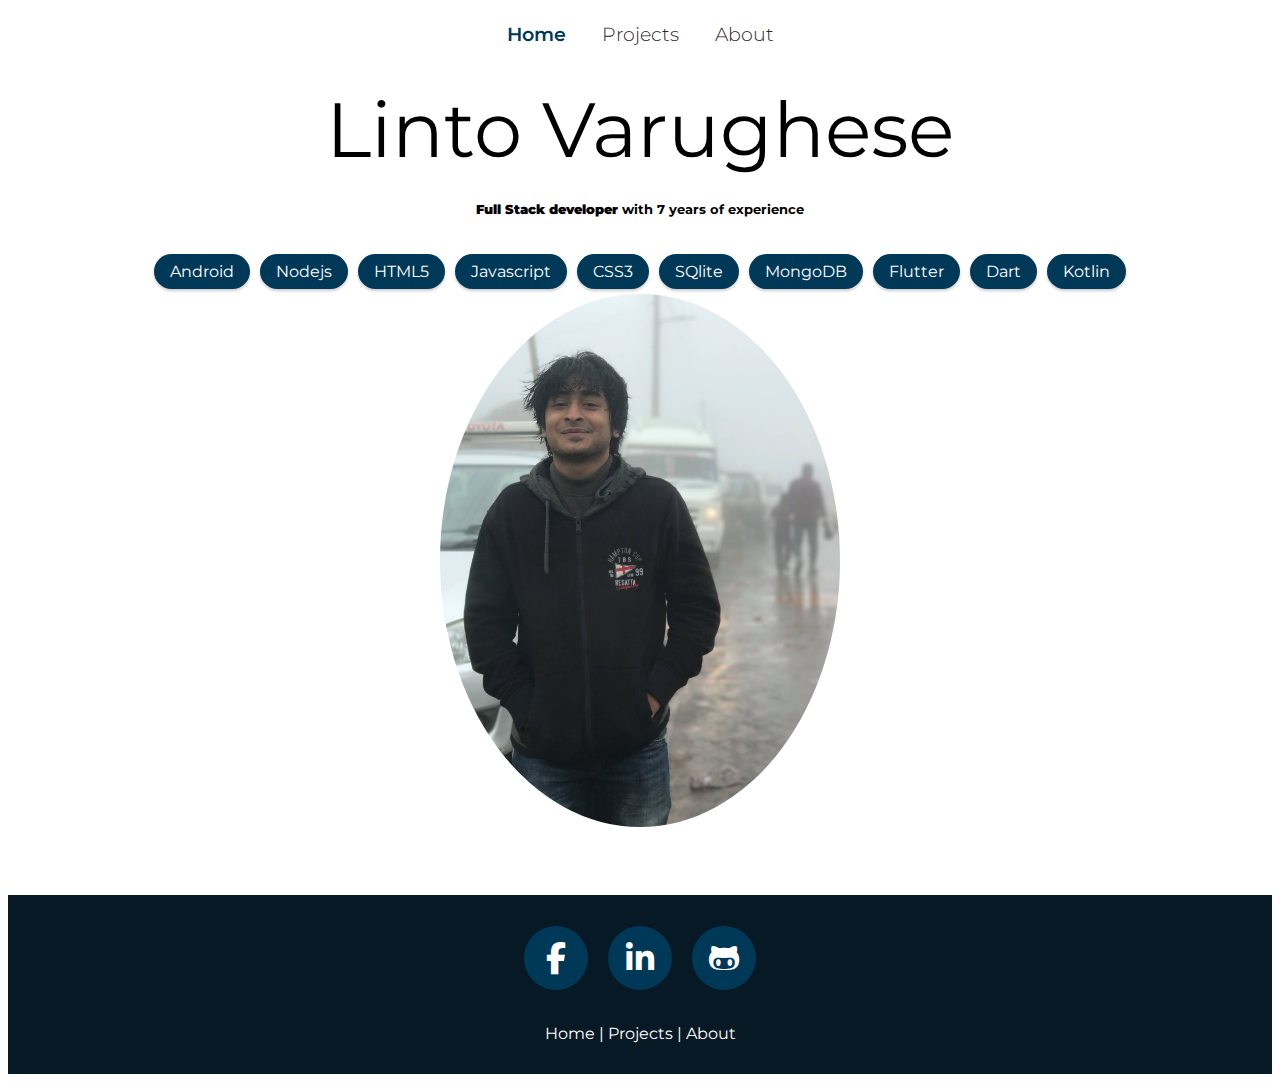
<file: index.html>
<!DOCTYPE html>
<html>

<head>

    <meta charset="utf-8" />
    <title>Linto Varughese</title>
    <meta name="viewport" content="width=device-width, initial-scale=1">
    <link href="https://cdn.jsdelivr.net/npm/bootstrap@5.1.3/dist/css/bootstrap.min.css" rel="stylesheet"
        integrity="sha384-1BmE4kWBq78iYhFldvKuhfTAU6auU8tT94WrHftjDbrCEXSU1oBoqyl2QvZ6jIW3" crossorigin="anonymous">
    <link href="https://cdnjs.cloudflare.com/ajax/libs/font-awesome/6.1.0/css/all.min.css" rel="stylesheet" />
    <link rel="stylesheet" href="styles/main.css" />

</head>

<body>
    <ul id="nav">
        <li class="active"><a href="index.html">Home</a></li>
        <li><a href="projects.html">Projects</a></li>
        <li> <a href="about.html">About</a></li>
    </ul>

    <div class="container home">
        <div class="row align-items-center">
            <div class="col-md">
                <div id="uname">Linto Varughese</div>
                <h5><b>Full Stack developer</b> with 7 years of experience</h5>
                <div class="container tags">
                    <span>Android</span>
                    <span>Nodejs</span>
                    <span>HTML5</span>
                    <span>Javascript</span>
                    <span>CSS3</span>
                    <span>SQlite</span>
                    <span>MongoDB</span>
                    <span>Flutter</span>
                    <span>Dart</span>
                    <span>Kotlin</span>
                </div>
            </div>

            <div class="col-md" id="main_img_container">
                <img src="images/profile2.jpg" />
            </div>
        </div>
    </div>

    <footer>
        <p>
        <div>
            <a href="https://www.facebook.com/lintov7" target="_blank">
                <span class="fa-stack fa-2x icon">
                    <i class="fa-solid fa-circle fa-stack-2x"></i>
                    <i class="fab fa-brands fa-facebook-f fa-stack-1x fa-inverse"></i>
                </span>
            </a>
            <a href="https://www.linkedin.com/in/linto-varughese-6900b2114" target="_blank">
                <span class="fa-stack fa-2x icon">
                    <i class="fa-solid fa-circle fa-stack-2x"></i>
                    <i class="fab fa-brands fa-linkedin-in fa-stack-1x fa-inverse"></i>
                </span>
            </a>
            <a href="https://github.com/lintov7" target="_blank">
                <span class="fa-stack fa-2x icon">
                    <i class="fa-solid fa-circle fa-stack-2x"></i>
                    <i class="fab fa-brands fa-github-alt fa-stack-1x fa-inverse"></i>
                </span>
            </a>
        </div>
        <div class="footer-nav"><a href="index.html">Home </a>|<a href="projects.html"> Projects </a>|<a
                href="about.html"> About </a></div>
        </p>
    </footer>
</body>

</html>
</file>
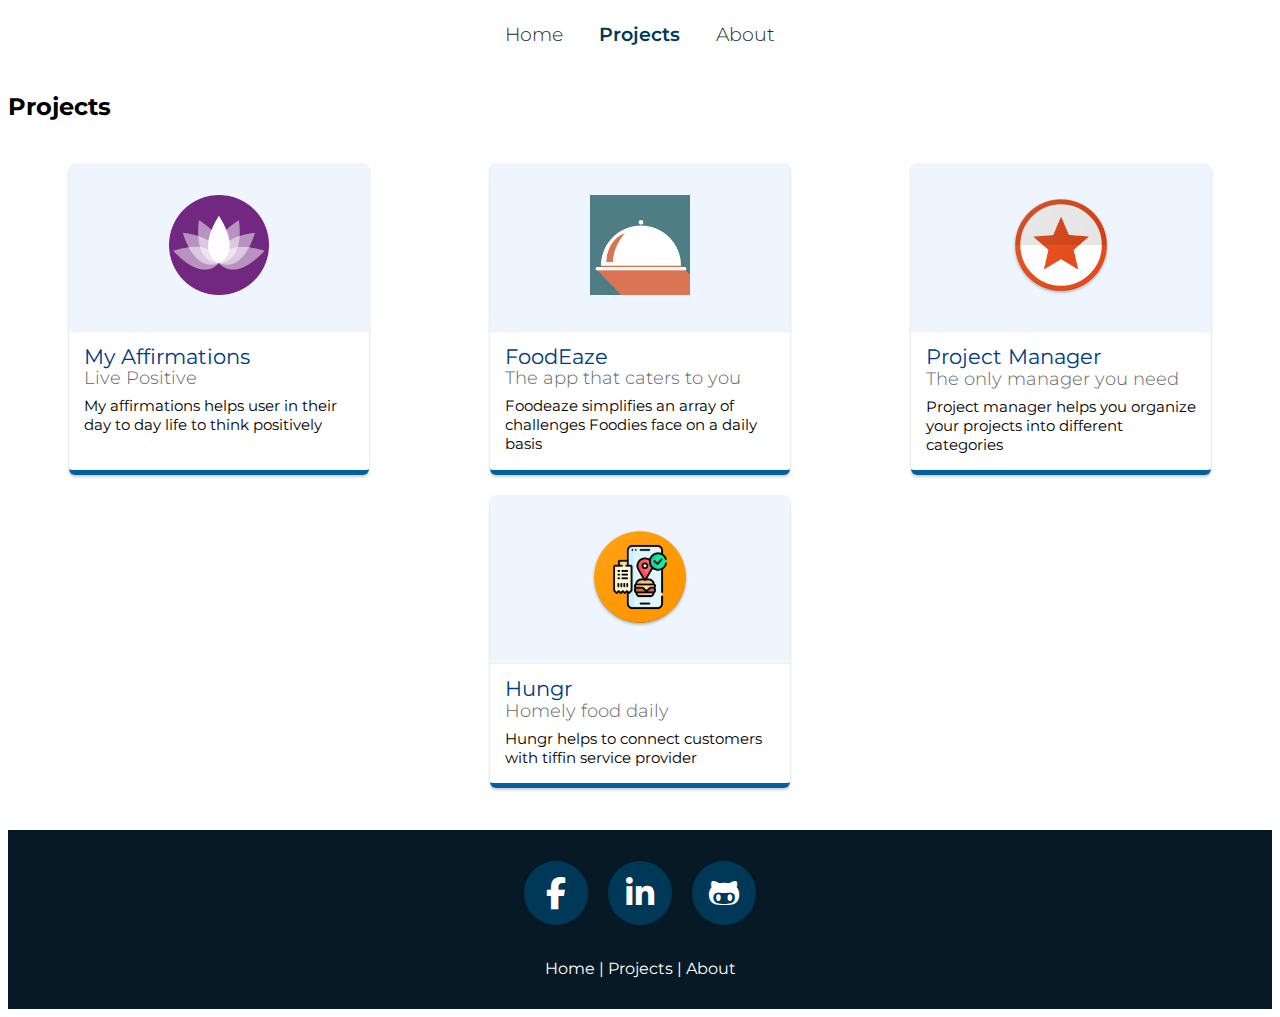
<file: projects.html>
<!DOCTYPE html>
<html>

<head>

    <meta charset="utf-8" />
    <title>Projects</title>
    <meta name="viewport" content="width=device-width, initial-scale=1">
    <link href="https://cdn.jsdelivr.net/npm/bootstrap@5.1.3/dist/css/bootstrap.min.css" rel="stylesheet"
        integrity="sha384-1BmE4kWBq78iYhFldvKuhfTAU6auU8tT94WrHftjDbrCEXSU1oBoqyl2QvZ6jIW3" crossorigin="anonymous">
    <link href="https://cdnjs.cloudflare.com/ajax/libs/font-awesome/6.1.0/css/all.min.css" rel="stylesheet" />
    <link rel="stylesheet" href="styles/main.css" />

</head>

<body>
    <ul id="nav">
        <li><a href="index.html">Home</a></li>
        <li class="active"><a href="projects.html">Projects</a></li>
        <li> <a href="about.html">About</a></li>
    </ul>

    <div class="container">
        <h2 class="main-heading">Projects</h2>
        <div id="projects">
            <a class="project card" href="affirmations.html">
                <div>
                    <div class="card-section-top">
                        <img src="images/myaffirmations.webp" class="picon">
                    </div>
                    <div class="card-section-botton">
                        <div class="ptitle">My Affirmations</div>
                        <span class="psubtitle">
                            Live Positive
                        </span>
                        <div class="pcontent">My affirmations helps user in their day to day life to think positively</div>
                    </div>
                </div>
            </a>
            <a class="project card" href="foodeaze.html">
                <div>
                    <div class="card-section-top">
                        <img src="images/foodeaze.webp" class="picon">
                    </div>
                    <div class="card-section-botton">
                        <div class="ptitle">FoodEaze</div>
                        <span class="psubtitle">
                            The app that caters to you
                        </span>
                        <div class="pcontent">Foodeaze simplifies an array of challenges Foodies face on a daily basis
                        </div>
                    </div>
                </div>
            </a>
            <a class="project card" href="projectmanager.html">
                <div>
                    <div class="card-section-top">
                        <img src="images/projectmanager.webp" class="picon">
                    </div>
                    <div class="card-section-botton">
                        <span class="ptitle">Project Manager</span>
                        <br> <span class="psubtitle">
                            The only manager you need
                        </span>
                        <div class="pcontent"> Project manager helps you organize your projects into different 
                            categories</div>
                    </div>
                </div>
            </a>
            <a class="project card" href="tiffinservice.html">
                <div>
                    <div class="card-section-top">
                        <img src="images/tiffinservice.png" class="picon">
                    </div>
                    <div class="card-section-botton">
                        <span class="ptitle">Hungr</span>
                        <br> <span class="psubtitle">
                            Homely food daily
                        </span>
                        <div class="pcontent">Hungr helps to connect customers with tiffin service provider</div>
                    </div>
                </div>
            </a>
        </div>

    </div>

    <footer>
        <p>
        <div>
            <a href="https://www.facebook.com/lintov7" target="_blank">
                <span class="fa-stack fa-2x icon">
                    <i class="fa-solid fa-circle fa-stack-2x"></i>
                    <i class="fab fa-brands fa-facebook-f fa-stack-1x fa-inverse"></i>
                </span>
            </a>
            <a href="https://www.linkedin.com/in/linto-varughese-6900b2114" target="_blank">
                <span class="fa-stack fa-2x icon">
                    <i class="fa-solid fa-circle fa-stack-2x"></i>
                    <i class="fab fa-brands fa-linkedin-in fa-stack-1x fa-inverse"></i>
                </span>
            </a>
            <a href="https://github.com/lintov7" target="_blank">
                <span class="fa-stack fa-2x icon">
                    <i class="fa-solid fa-circle fa-stack-2x"></i>
                    <i class="fab fa-brands fa-github-alt fa-stack-1x fa-inverse"></i>
                </span>
            </a>
        </div>

        <div class="footer-nav"><a href="index.html">Home </a>|<a href="projects.html"> Projects </a>|<a
                href="about.html"> About </a></div>

        </p>
    </footer>
</body>

</html>
</file>
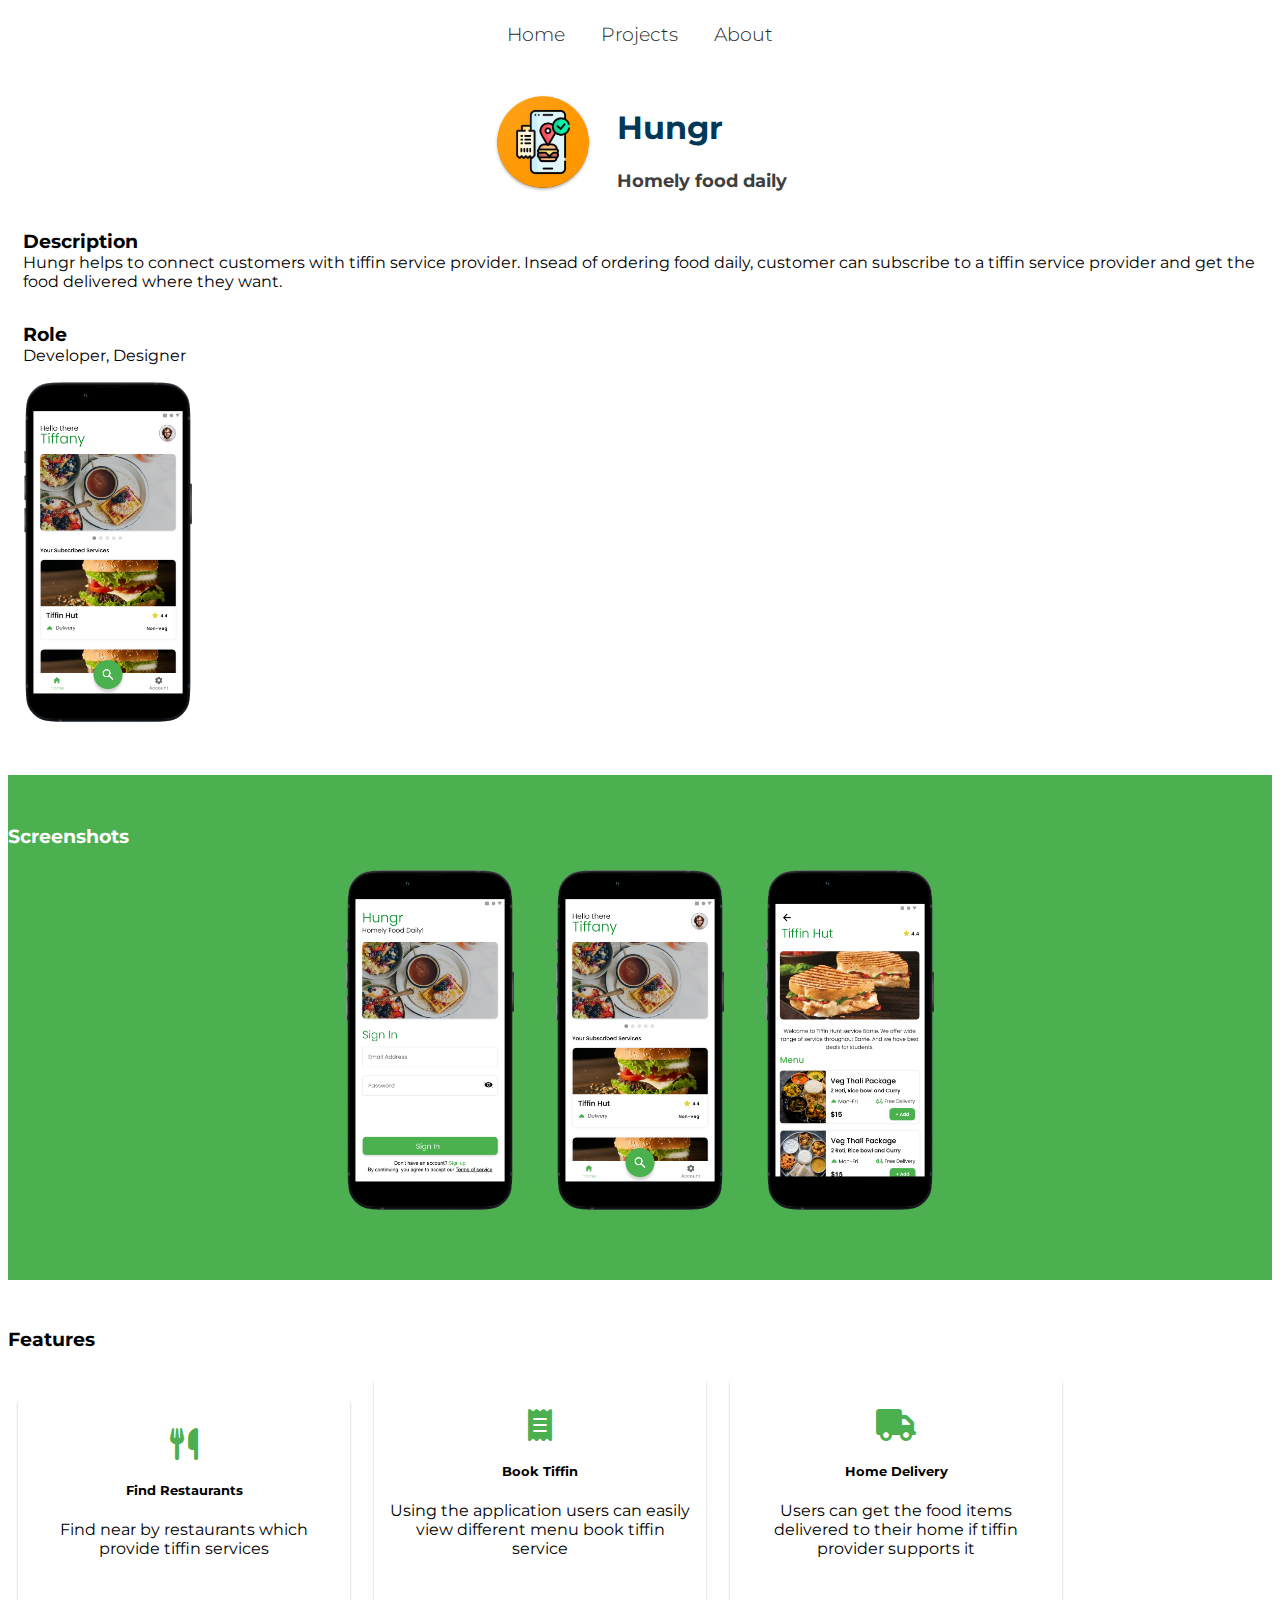
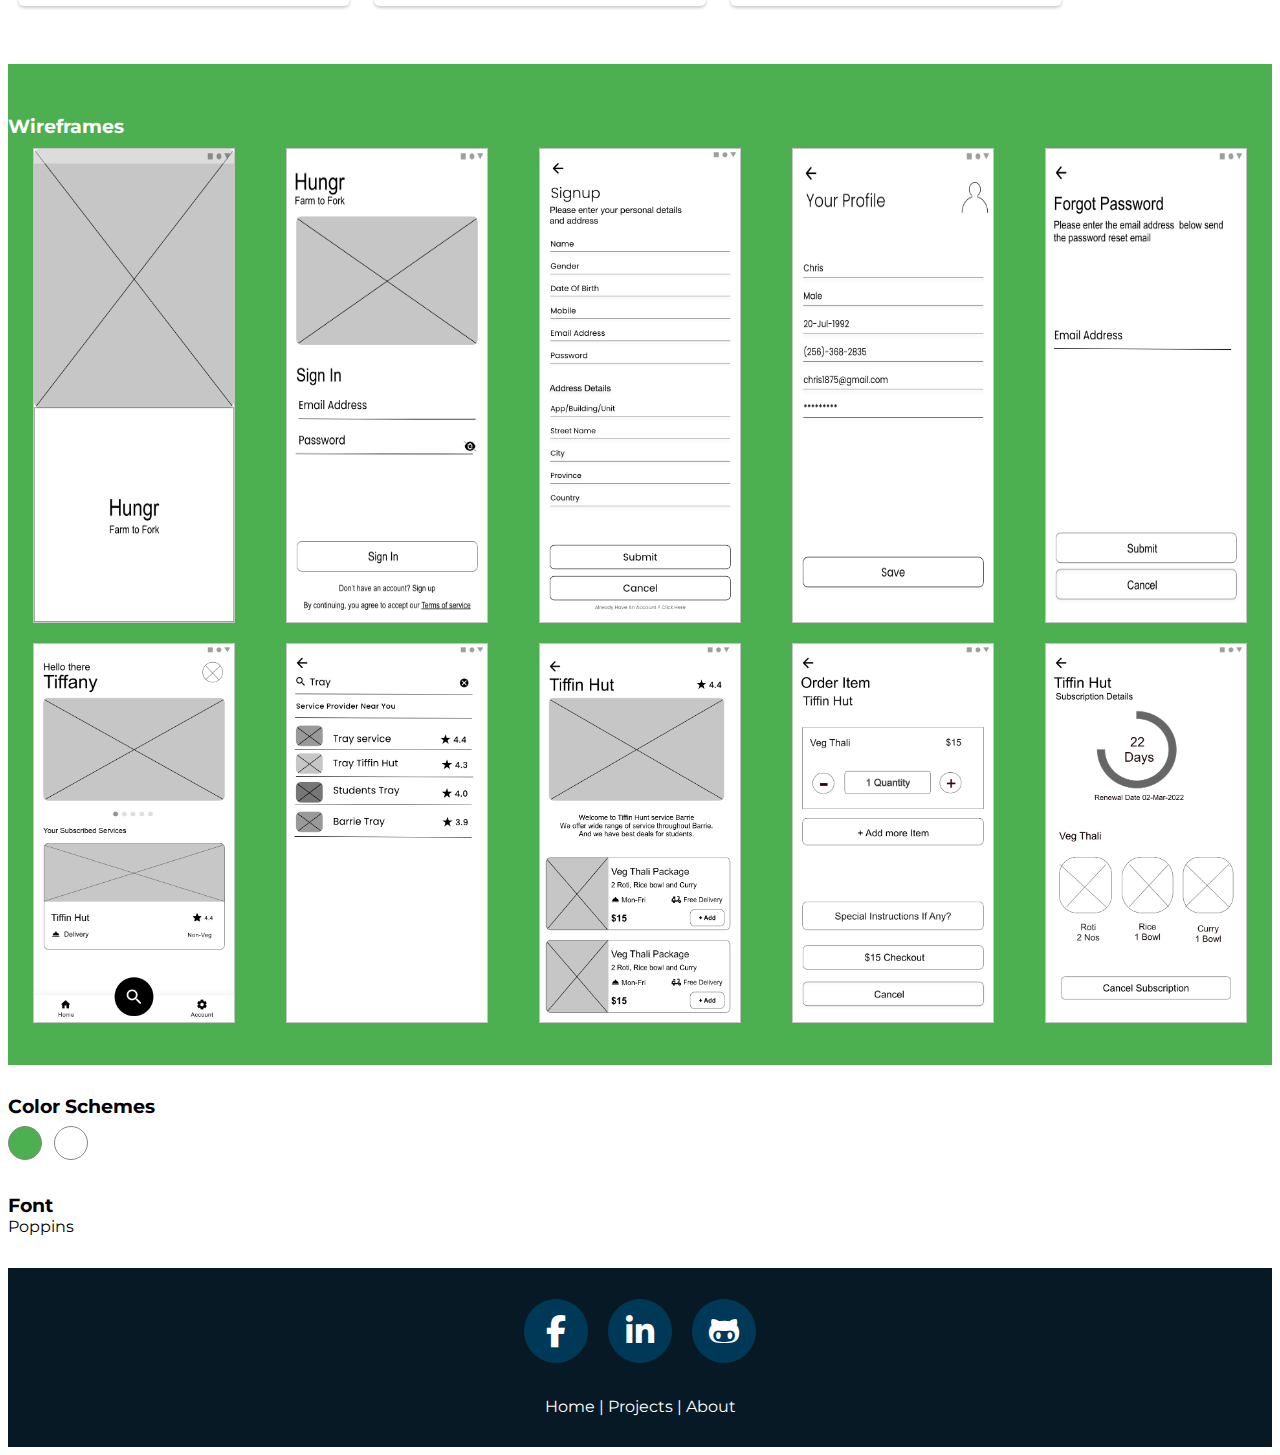
<file: tiffinservice.html>
<!DOCTYPE html>
<html>

<head>

    <meta charset="utf-8" />
    <title>Hungr</title>
    <meta name="viewport" content="width=device-width, initial-scale=1">
    <link href="https://cdn.jsdelivr.net/npm/bootstrap@5.1.3/dist/css/bootstrap.min.css" rel="stylesheet"
        integrity="sha384-1BmE4kWBq78iYhFldvKuhfTAU6auU8tT94WrHftjDbrCEXSU1oBoqyl2QvZ6jIW3" crossorigin="anonymous">
    <link href="https://cdnjs.cloudflare.com/ajax/libs/font-awesome/6.1.0/css/all.min.css" rel="stylesheet" />
    <link rel="stylesheet" href="styles/main.css" />

</head>

<body>
    <ul id="nav">
        <li><a href="index.html">Home</a></li>
        <li><a href="projects.html">Projects</a></li>
        <li> <a href="about.html">About</a></li>
    </ul>

    <div class="container-fluid">

        <div class="container">
            <div class="ptitle-container">
                <div><img src="images/tiffinservice.png" width="100px" /></div>
                <div>
                    <h1 class="project-title">Hungr</h1>
                    <h4 class="project-subtitle">Homely food daily</h4>
                </div>
            </div>

            <div class="row align-items-center ">

                <div class="col-md-2"></div>
                <div class="col-md-6">
                    <div class="p-description">

                        <h3>Description</h3>
                        <span>
                            Hungr helps to connect customers with tiffin service provider. Insead of ordering food
                            daily,
                            customer can subscribe to a tiffin service provider and get the food delivered where they
                            want.
                        </span>
                        <div class="p-role">
                            <h3>Role</h3>
                            <span class="project-role">Developer, Designer</span>
                        </div>
                    </div>
                </div>
                <div class="col-md-4">
                    <img src="images/tiffinservice/main_2.png" class="p-row-image" />
                </div>
            </div>



        </div>



        <div class="p-main-image" style="background-color: #4CAF50 !important;">
            <div class="container">
                <h3 class="p-heading-off">Screenshots</h3>
                <div class="p-image-container">
                    <img src="images/tiffinservice/main_1.png" />
                    <img src="images/tiffinservice/main_2.png" />
                    <img src="images/tiffinservice/main_3.png" />
                </div>

            </div>
        </div>

        <div class="container features-container tiffinseevice-feature-container">
            <h3>Features</h3>
            <div class="row features-container-body">
                    <div class="card">
                        <i class="fa-solid fa-utensils card-icon"></i>
                        <div class="card-body">
                            <h5 class="card-title">Find Restaurants</h5>
                            <p class="card-text">Find near by restaurants which provide tiffin services</p>
                        </div>
                    </div>
                    <div class="card">
                        <i class="fa-solid fa-receipt card-icon"></i>
                        <div class="card-body">
                            <h5 class="card-title">Book Tiffin</h5>
                            <p class="card-text">Using the application users can easily view different menu book tiffin service</p>
                        </div>
                    </div>
                    <div class="card">
                        <i class="fa-solid fa-truck card-icon"></i>
                        <div class="card-body">
                            <h5 class="card-title">Home Delivery</h5>
                            <p class="card-text">Users can get the food items delivered to their home if tiffin provider supports it</p>
                        </div>
                    </div>
            </div>
        </div>


        <div class="flow-chart-container"  style="background-color: #4CAF50 !important;">
            <div class="container">
                <h3 class="p-heading-off">Wireframes</h3>
               
            <div class="p-wireframes">
                <img src="images/tiffinservice/1.png" />
                <img src="images/tiffinservice/2.png" />
                <img src="images/tiffinservice/3.png" />
                <img src="images/tiffinservice/4.png" />
                <img src="images/tiffinservice/5.png" />
                <img src="images/tiffinservice/6.png" />
                <img src="images/tiffinservice/7.png" />
                <img src="images/tiffinservice/8.png" />
                <img src="images/tiffinservice/9.png" />
                <img src="images/tiffinservice/10.png" />
            </div>
            </div>
        </div>

        <div class="container">
            <h3 class="margin-top-20">Color Schemes</h3>
            <div class="color-scheme">
                <div style="background-color: #4CAF50;"></div>
                <div></div>
            </div>

            <h3 class="margin-top-20">Font</h3>
            <span>
                Poppins
            </span>

        </div>





    </div>
    <footer>
        <p>
        <div>
            <a href="https://www.facebook.com/lintov7" target="_blank">
                <span class="fa-stack fa-2x icon">
                    <i class="fa-solid fa-circle fa-stack-2x"></i>
                    <i class="fab fa-brands fa-facebook-f fa-stack-1x fa-inverse"></i>
                </span>
            </a>
            <a href="https://www.linkedin.com/in/linto-varughese-6900b2114" target="_blank">
                <span class="fa-stack fa-2x icon">
                    <i class="fa-solid fa-circle fa-stack-2x"></i>
                    <i class="fab fa-brands fa-linkedin-in fa-stack-1x fa-inverse"></i>
                </span>
            </a>
            <a href="https://github.com/lintov7" target="_blank">
                <span class="fa-stack fa-2x icon">
                    <i class="fa-solid fa-circle fa-stack-2x"></i>
                    <i class="fab fa-brands fa-github-alt fa-stack-1x fa-inverse"></i>
                </span>
            </a>
        </div>

        <div class="footer-nav"><a href="index.html">Home </a>|<a href="projects.html"> Projects </a>|<a
                href="about.html"> About </a></div>

        </p>
    </footer>
</body>

</html>
</file>
<file: styles/main.css>
@import url('https://fonts.googleapis.com/css2?family=Montserrat:wght@300;400;500;600&display=swap');

html, body {
  font-family: 'Montserrat', sans-serif;
}

#nav{
    margin: 0px;
    padding: 0px;
    background-color: #fff;
    overflow: hidden;
    list-style-type: none;
    text-align: center;
}
#nav li{
    display: inline-block;
}

#nav li a{
    color: rgb(39, 39, 39);
    padding: 14px 16px;
    font-size: 1.2rem;
    text-decoration: none;
    text-align: center;
    display: block;
    font-weight: 300;
}

#nav li a:hover{
  color: rgb(41, 41, 41);
}

.active a{
  color: #003858 !important;
  font-weight: 600 !important;
  
}

.home{
  text-align: center;
  padding-top: 2rem;
  padding-bottom: 2rem;
}
#main_img_container img{
  width: 100%;
  max-width: 400px;
}
#uname{
  font-size: 6vw;
  line-height: 1;
  margin-bottom: 2rem;
}
.center-text{
  text-align: center;
}

.left-text{
  text-align: left;
}

.heading{
  font-size: 1.3rem;
}
.subheading{
  font-size: 1.2rem;
  color:rgb(63, 63, 63)
}

.subsubheading{
  font-size: 1rem;
  color:rgb(63, 63, 63)
}

#projects{
  text-align: center;
  margin-top: 2rem;
  display: flex;
  flex-wrap: wrap;
  justify-content: space-around;
}
.project{
  border-bottom: 5px solid rgb(0, 96, 160);
}

.project-title{
  margin-top: 2rem;
  color: #003858;
  text-align: left;
}
.project-subtitle{
  color: #3f3f3f;
  font-size: 1.1rem;
  margin-bottom: 20px;
  text-align: left;
}

.card-section-top{
  background-color: #eef5ff;
  border-radius: 6px 6px 0 0 ;
  border-bottom: 1px solid rgb(240, 240, 240);
  padding-top: 2rem;
  padding-bottom: 2rem;
}

.margin-top-20{
  margin-top: 30px;
}
h1,h2,h3{
  margin-bottom: 0px;
}
.card {
  width: 300px;
  display: inline-block;
  box-shadow: 0 2px 3px 0px rgba(0,0,0,0.2);
  margin: 10px;
  text-align: center;
  text-decoration: none;
  color: black;
  border-radius: 6px;
}
.card:hover{
  color: black;
}
.card-section-botton{
  text-align: start;
  padding-top: 1rem;
  padding-bottom: 1rem;
  padding-left: 15px;
  padding-right: 15px;
}
.ptitle-container{
  margin-top: 1rem;
  margin-bottom: 1em;
  /* margin-left: 180px; */
  text-align: center;
}
.ptitle-container > div{
  display: inline-block;
  vertical-align: middle;
  margin-left: 10px;
  margin-right: 10px;
}
.features-container{
  margin-top: 3rem;
  margin-bottom: 3rem;
}

.p-description{
  margin-left: 15px;
}
.ptitle{
  color: #003c81;
  font-weight: 400;
  font-size: 1.3rem;
  line-height: .9;
}
.psubtitle{
  color:#666666;
  font-weight: 300;
  font-size: 1.1rem;
}
.pcontent{
  font-weight: 400;
  margin-top: .5rem;
  font-size: .95rem;
}
.picon{
  width: 100px;
}
.p-role{
  margin-top: 2rem;
}
.project-role{
  font-size: 1rem;
}
.p-main-image{
  margin-top: 2rem;
  padding-top: 2rem;
  padding-bottom: 3rem;
  background-color: #647f8e ;
}
.p-image-container{
  display: flex;
  flex-wrap:wrap;
  justify-content: center;
}

.p-main-image img{
  width: 200px;
  margin:5px;
  }
  .flow-chart-container{
    padding-top: 2rem;
    padding-bottom: 2rem;
  }

  .border-black{
    border: 1px solid black;
  }
  .p-heading-off{
    color:white;
  }

  .color-scheme{
    margin-top: .5em;
  }
  .color-scheme div{
    display: inline-block;
    height: 2rem;
    width: 2rem;
    margin-right: .5em;
    border: 1px solid rgb(136, 136, 136);
    border-radius: 50%;
  }

  .features-container .card{
    padding-top: 2rem;
    padding-bottom: 2rem;
    padding-left: 1rem;
    padding-right: 1rem;
  }
  .features-container-body{
    margin-top: 1rem;
    justify-content: space-around;
  }
  .affirmations-feature-container .card-icon{
    color: #673ab7
  }
  .foodeaze-feature-container .card-icon{
    color: #568187
  }
  .projectmanager-feature-container .card-icon {
    color: #c9441a;
  }
  .tiffinseevice-feature-container .card-icon {
    color: #4CAF50;
  }

.card-icon{
  font-size: 2rem;
}
.p-wireframes {
  display: flex;
  flex-wrap:wrap;
  justify-content: space-around;
}
.p-wireframes img{
width: 200px;
margin:10px;
border: 1px solid rgb(196, 196, 196);
}
.container-fluid{
  padding: 0;
}
.section{
  padding-top: 3rem;
  padding-bottom: 5rem;
  color:white;
  background-color: #003858 ;
}

.p-flow-chart{
  margin-top: 2rem;
  padding-bottom: 2rem;
  text-align: center;
}
#main_img_container img{
  border-radius: 50%;
}

.tags {
  margin-top: 2rem;
  display: flex;
  flex-wrap: wrap;
  justify-content: center;
}

.tags span{
  cursor: pointer;
  display: inline-block;
  padding-top: 0.5rem;
  padding-bottom: 0.5rem;
  padding-left: 1rem;
  padding-right: 1rem;
  background-color: #003858;
  border-radius: 20px;
  margin: 5px;
  color: white;
  box-shadow: 0 2px 3px 0px rgba(0,0,0,0.2);

}

.tags span:hover{
  background-color: #1a5679;
  color: white;
}

.main-heading{
  margin-top: 2rem;
  margin-bottom: .1rem;
}
.about-main-heading{
  font-size: 1.6rem;
}

.about-main-heading i{
  margin-right: 10px;
  margin-top: 1.5rem;
}
.timeline{
  position: relative;
  margin-top: .5rem;
}

.timeline::before{
  content: " ";
  position: absolute;
  top: 18px;
  left: 30px;
  bottom: 5px;
  border: 1px solid #5c6bc048;
}

.timeline-content{
  margin-left: 80px;
  margin-top: 1.5rem;
}


.timeline-content::before{
  content: " ";
  position: absolute;
  left: 25px;
  /* top: 5px; */
  margin-top: 6px;
  border:  6px solid #5c6bc0;
  border-radius: 50%;
}

.timeline-time{
  font-size: 1rem;
  color: #5c6bc0;
}

.timeline .subheading{
  margin-top: .5rem;
  font-size: 1.4rem;
  color: #3949ab;
  font-weight: 500;
  
}

.timeline .subsubheading{
  font-size: 1rem;
  color:#3f51b5;
}

.timeline .position{
  font-size: 1.1rem;
  color:#003c81;
  margin-bottom: .5rem;
}

.p-row-image{
  text-align: left;
  width: 100%;
  max-width: 200px;
  margin-right: auto;
}

.store-link img{
  display: hidden;
  margin-top: 1.5rem;
  margin-left: 7px;
  width: 150px;
}

.drop-mail{
  padding-top: 2rem;
  padding-bottom: 2rem;
  text-align: center;
  width: 70%;
  text-align: center;
  box-shadow: 0px 0px 3px 0px rgba(0,0,0,0.2);
  margin-top: 5rem;
  margin-left: auto;
  margin-right: auto;
  border-radius: 10px;
}
.drop-mail i{
  font-size: 2.5rem;
  color:#f44336;
}

.drop-mail a {
  display: inline-block;
  margin-top: 1rem;
  color:#f44336;
  text-decoration:  none;
  font-size: 1.2rem;
  padding-left: 1rem;
  padding-right: 1rem;

}
.drop-mail a:hover{
  text-decoration:  underline;
}

footer {
    text-align: center;
    padding-top: 15px;
    padding-bottom: 15px;
    background-color: #061924;
    color: white;
    margin-top: 2rem;
}
footer .icon {
  color: #003858;
}
footer .icon:hover {
  color: #317dac;
}

.footer-nav {
    padding-top: 14px;
    margin-top: 20px;
}
.footer-nav a:hover{
  color: #d6d6d6;

}
footer  a {
  color: rgb(255, 255, 255);
  text-decoration: none;
}

@media screen and (max-width: 800px) {
  #uname {
    font-size: 2rem;
  }
}
@media screen and (max-width: 500px) {
  #main_img_container img{
    width: 90%;
  }
}
@media screen and (max-width: 768px) {
  #main_img_container img{
    margin-top: 2rem;
  }
  .tags{
    margin-top: 1rem;
  }
}
</file>
